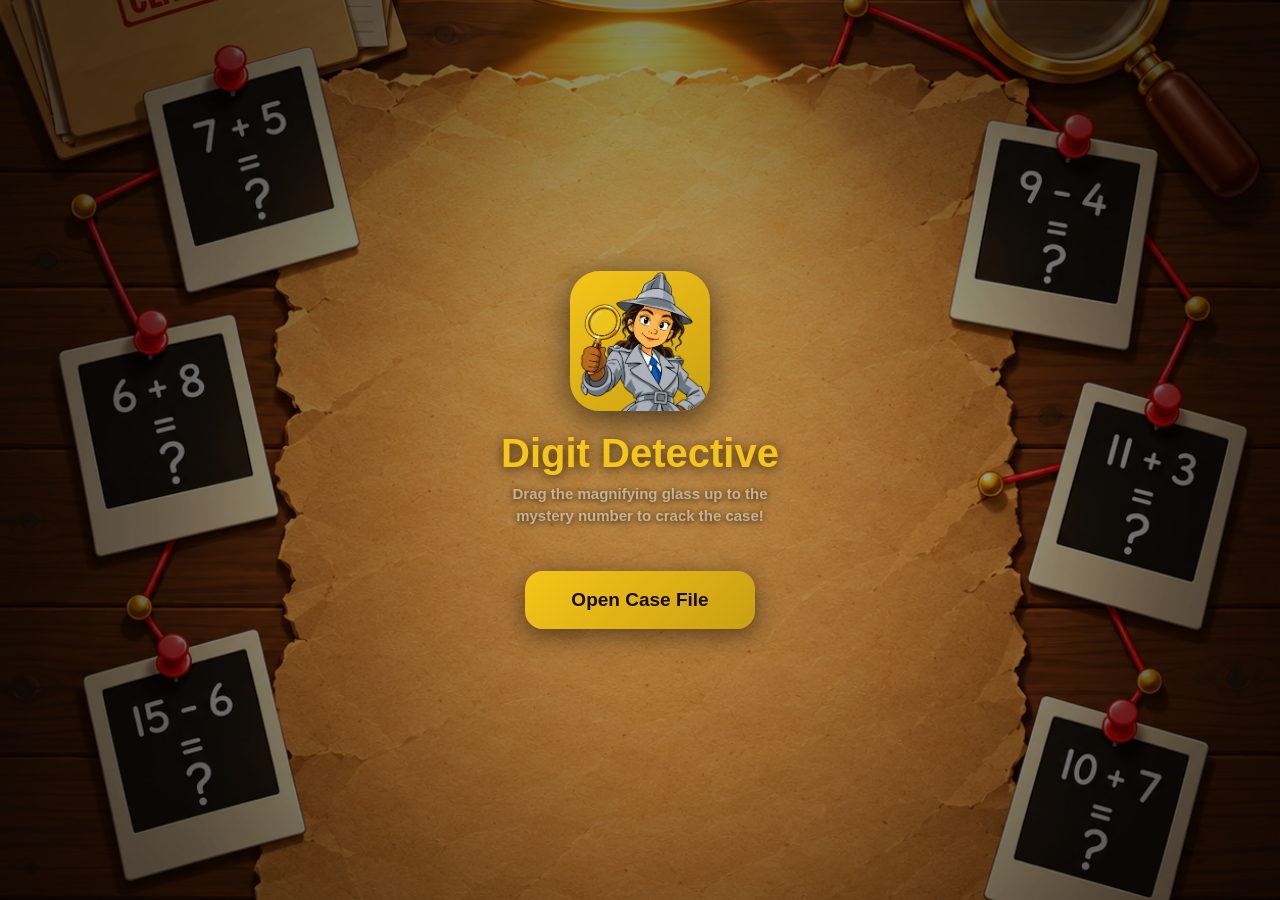
<file: detective.html>
<!doctype html>
<html lang="en">
<head>
  <meta charset="utf-8" />
  <meta name="viewport" content="width=device-width, initial-scale=1, minimum-scale=1, maximum-scale=1, user-scalable=no, viewport-fit=cover" />
  <meta name="apple-mobile-web-app-capable" content="yes" />
  <meta name="apple-mobile-web-app-status-bar-style" content="black-translucent" />
  <meta name="theme-color" content="#120800" />
  <link rel="apple-touch-icon" href="rocket_book_logo.png?v=12" />
  <title>Digit Detective</title>
  <style>
    :root {
      --bg:    #120800;
      --gold:  #f5c518;
      --gold2: #c9a012;
      --text:  #f5ead8;
      --muted: rgba(245,234,216,0.60);
      --ok:    #22c55e;
      --bad:   #ef4444;
    }

    * { box-sizing: border-box; margin: 0; padding: 0; -webkit-tap-highlight-color: transparent; }

    html, body {
      width: 100%; height: 100dvh; overflow: hidden;
      font-family: -apple-system, BlinkMacSystemFont, 'SF Pro Display', 'Helvetica Neue', Arial, sans-serif;
      background: var(--bg);
      color: var(--text);
      -webkit-font-smoothing: antialiased;
      -webkit-user-select: none; user-select: none;
    }

    /* ── Full-screen background ──────────────────────── */
    #bgLayer {
      position: fixed; inset: 0; z-index: 0;
      background: var(--bg);
    }
    #bgLayer img {
      width: 100%; height: 100%;
      object-fit: cover; object-position: center center;
      opacity: 0.75; display: block;
    }

    /* ── Screens ────────────────────────────────────── */
    .screen {
      display: none; flex-direction: column; align-items: center;
      position: absolute; inset: 0; z-index: 10;
    }
    .screen.active { display: flex; }

    /* ── Back button ────────────────────────────────── */
    .back-btn {
      position: absolute;
      top: max(14px, env(safe-area-inset-top));
      left: 14px;
      background: rgba(245,197,24,0.13);
      border: 1px solid rgba(245,197,24,0.28);
      border-radius: 50px; padding: 7px 14px 7px 10px;
      color: var(--muted); font-size: 14px; font-weight: 700;
      cursor: pointer; font-family: inherit;
      display: flex; align-items: center; gap: 6px; z-index: 20;
    }
    .back-btn:active { background: rgba(245,197,24,0.24); }

    /* ── Mute button ────────────────────────────────── */
    #muteBtn {
      position: absolute;
      top: max(14px, env(safe-area-inset-top));
      right: 14px;
      background: rgba(245,197,24,0.13);
      border: 1px solid rgba(245,197,24,0.28);
      border-radius: 50%; width: 36px; height: 36px;
      font-size: 16px; cursor: pointer; font-family: inherit;
      display: flex; align-items: center; justify-content: center;
      z-index: 20;
    }
    #muteBtn:active { background: rgba(245,197,24,0.24); }

    /* ═══ HOME ═══════════════════════════════════════ */
    #screenHome { justify-content: center; }
    .home-badge {
      width: 140px; height: 140px; border-radius: 30px;
      background: linear-gradient(145deg, #f5c518, #c9a012);
      display: flex; align-items: center; justify-content: center;
      overflow: hidden; margin-bottom: 20px; padding: 0;
      box-shadow: 0 8px 32px rgba(0,0,0,0.60);
    }
    .home-badge img { width: 100%; height: 100%; object-fit: cover; display: block; }
    .ari-finish { width: min(200px, 50vw); height: auto; display: block; margin: 0 auto 6px; filter: drop-shadow(0 8px 24px rgba(0,0,0,0.55)); }
    .home-title { font-size: clamp(30px,8vw,40px); font-weight: 900; text-align: center; line-height: 1.1; margin-bottom: 8px; color: var(--gold); text-shadow: 0 2px 12px rgba(0,0,0,0.70); }
    .home-sub   { font-size: 15px; color: var(--muted); font-weight: 600; text-align: center; margin-bottom: 44px; line-height: 1.45; max-width: 270px; text-shadow: 0 1px 6px rgba(0,0,0,0.80); }
    .start-btn  {
      background: linear-gradient(135deg, #f5c518, #c9a012);
      color: #160c04; border: none; border-radius: 18px;
      padding: 18px 46px; font-size: 19px; font-weight: 900;
      font-family: inherit; cursor: pointer;
      box-shadow: 0 6px 24px rgba(0,0,0,0.50);
    }
    .start-btn:active { transform: scale(0.96); }

    /* ═══ GAME SCREEN ════════════════════════════════ */
    #screenGame {
      justify-content: flex-start; align-items: center;
      padding-top:   max(calc(env(safe-area-inset-top) + 54px), 68px);
      padding-left:  max(20px, env(safe-area-inset-left));
      padding-right: max(20px, env(safe-area-inset-right));
      padding-bottom: max(calc(env(safe-area-inset-bottom) + 90px), 100px);
      gap: 8px;
    }

    .prog-row { display: flex; gap: 5px; flex-wrap: wrap; justify-content: center; }
    .prog-dot { width: 9px; height: 9px; border-radius: 50%; background: rgba(245,197,24,0.20); transition: background 0.2s; }
    .prog-dot.done-ok  { background: var(--ok); }
    .prog-dot.done-bad { background: rgba(239,68,68,0.60); }
    .prog-dot.current  { background: var(--gold); }

    .case-label { font-size: 11px; font-weight: 800; letter-spacing: 0.12em; color: var(--gold); text-transform: uppercase; opacity: 0.9; text-shadow: 0 1px 6px rgba(0,0,0,0.80); }

    /* ── Case file card ─────────────────────────────── */
    .case-card {
      width: 100%; max-width: 300px;
      background: transparent;
      border: none;
      border-radius: 20px; padding: 22px 18px 18px;
      transition: filter 0.25s;
      flex-shrink: 0;
    }
    .case-card.glow-snap {
      filter: drop-shadow(0 0 14px rgba(245,197,24,0.55));
    }
    .card-case-label {
      font-size: 10px; font-weight: 900; letter-spacing: 0.14em;
      color: var(--gold); text-transform: uppercase;
      text-align: center; margin-bottom: 12px; opacity: 0.9;
      text-shadow: 0 1px 6px rgba(0,0,0,0.80);
    }

    /* ── Vertical equation ──────────────────────────── */
    .v-eq { display: flex; flex-direction: column; align-items: center; gap: 0; width: 100%; }
    .v-row { display: flex; align-items: center; width: min(190px, 94%); min-height: clamp(66px, 15vw, 84px); }
    .v-op  { font-size: clamp(26px, 7vw, 38px); font-weight: 500; color: rgba(245,234,216,0.72); width: 38px; text-align: center; flex-shrink: 0; }
    .v-num { font-size: clamp(52px, 13vw, 70px); font-weight: 900; color: #f5ead8; flex: 1; text-align: center; line-height: 1; text-shadow: 0 2px 10px rgba(0,0,0,0.90); }
    .v-line { width: min(190px, 94%); height: 3px; background: rgba(245,234,216,0.45); border-radius: 2px; margin: 3px 0 1px; }

    /* Sum row */
    #rowSum { min-height: clamp(66px, 15vw, 84px); }
    #vSum { position: relative; display: flex; align-items: center; justify-content: center; }

    #fpImg {
      position: absolute; left: 50%; transform: translateX(-50%);
      height: 0.82em; width: auto;
      object-fit: contain;
    }
    #blankVal {
      opacity: 0; transition: opacity 0.28s;
      position: relative; z-index: 1; line-height: 1;
    }
    #blankVal.show { opacity: 1; }

    /* Hints */
    .drag-hint {
      font-size: 14px; color: rgba(245,197,24,0.90); font-weight: 700;
      letter-spacing: 0.04em; text-align: center;
      animation: hintFade 2s ease-in-out infinite;
      min-height: 20px; text-shadow: 0 1px 6px rgba(0,0,0,0.80);
    }
    @keyframes hintFade { 0%,100%{opacity:0.9;} 50%{opacity:0.22;} }

    .feedback-msg {
      font-size: 16px; font-weight: 800; text-align: center;
      min-height: 24px; letter-spacing: 0.02em;
      text-shadow: 0 1px 6px rgba(0,0,0,0.70);
    }
    .feedback-msg.ok  { color: var(--ok); }
    .feedback-msg.bad { color: var(--bad); }

    @keyframes flashOk  { 0%,100%{filter:none;} 50%{filter:drop-shadow(0 0 24px rgba(34,197,94,0.90));} }
    @keyframes flashBad { 0%,100%{filter:none;} 30%,70%{filter:drop-shadow(0 0 24px rgba(239,68,68,0.90));} }
    .case-card.flash-ok  { animation: flashOk  0.45s ease; }
    .case-card.flash-bad { animation: flashBad 0.40s ease; }

    /* Submit */
    #submitBtn {
      position: fixed;
      left: 50%; transform: translateX(-50%);
      bottom: max(calc(env(safe-area-inset-bottom) + 14px), 20px);
      background: linear-gradient(135deg, #f5c518, #c9a012);
      color: #160c04; border: none; border-radius: 16px;
      padding: 17px 36px; font-size: 17px; font-weight: 900;
      font-family: inherit; cursor: pointer; white-space: nowrap;
      box-shadow: 0 4px 20px rgba(0,0,0,0.55);
      opacity: 0.28; pointer-events: none;
      transition: opacity 0.22s; z-index: 250;
    }
    #submitBtn.active { opacity: 1; pointer-events: auto; }
    #submitBtn.active:active { transform: translateX(-50%) scale(0.97); }

    /* ═══ MAGNIFIER ══════════════════════════════════ */
    /* Just the gold-ring PNG — lens is transparent air, no overlay */
    #magnifier {
      position: fixed;
      /* Size to frame a single 2-digit number — snug around the answer */
      width: min(129px, 33vw);
      z-index: 200;
      touch-action: none;
      cursor: grab;
      overflow: visible; /* rotated handle extends beyond box */
    }
    #magnifier.dragging { cursor: grabbing; }

    #magImg {
      width: 100%; display: block;
      pointer-events: none;
      filter: drop-shadow(0 8px 22px rgba(0,0,0,0.80));
    }

    @keyframes magShake {
      0%,100%{transform:translateX(0);}
      20%{transform:translateX(-9px);}
      40%{transform:translateX(9px);}
      60%{transform:translateX(-5px);}
      80%{transform:translateX(5px);}
    }
    #magnifier.shake { animation: magShake 0.38s ease; }

    /* ═══ FINISH ═════════════════════════════════════ */
    #screenFinish {
      justify-content: flex-start;
      overflow-y: auto; -webkit-overflow-scrolling: touch;
      padding: max(calc(env(safe-area-inset-top) + 54px), 60px) max(16px, env(safe-area-inset-right)) max(calc(env(safe-area-inset-bottom) + 20px), 30px) max(16px, env(safe-area-inset-left));
      gap: 6px;
    }
    .finish-title { font-size: 28px; font-weight: 900; color: var(--gold); text-align: center; margin-bottom: 4px; text-shadow: 0 2px 12px rgba(0,0,0,0.70); }
    .case-report {
      width: 100%; max-width: 300px;
      background: rgba(18, 10, 2, 0.82);
      border: 1px dashed rgba(245, 197, 24, 0.38);
      border-radius: 12px;
      padding: 14px 16px;
      margin: 4px auto 14px;
      text-align: left;
    }
    .case-report-hdr {
      font-size: 10px; font-weight: 900; letter-spacing: 0.18em;
      color: var(--gold); text-transform: uppercase; text-align: center;
      padding-bottom: 8px; margin-bottom: 8px;
      border-bottom: 1px solid rgba(245, 197, 24, 0.25);
      opacity: 0.9;
    }
    .report-row {
      display: flex; justify-content: space-between; align-items: center;
      padding: 5px 0; font-size: 13px;
      border-bottom: 1px solid rgba(245, 234, 216, 0.07);
    }
    .report-row:last-child { border-bottom: none; }
    .report-eq  { color: var(--text); font-weight: 700; letter-spacing: 0.03em; }
    .report-ok  { color: #4ade80; font-weight: 700; font-size: 12px; }
    .report-ok2 { color: #fbbf24; font-weight: 700; font-size: 12px; }
    .replay-btn {
      background: linear-gradient(135deg, #f5c518, #c9a012);
      color: #160c04; border: none; border-radius: 16px;
      padding: 15px 40px; font-size: 17px; font-weight: 900;
      font-family: inherit; cursor: pointer; flex-shrink: 0;
      box-shadow: 0 4px 18px rgba(0,0,0,0.50);
    }
    .replay-btn:active { transform: scale(0.97); }

    /* ═══ LANDSCAPE ══════════════════════════════════ */
    @media (orientation: landscape) {
      #screenGame {
        padding-top:    max(calc(env(safe-area-inset-top) + 8px), 14px);
        padding-bottom: max(calc(env(safe-area-inset-bottom) + 68px), 76px);
        gap: 4px;
      }
      .case-card { padding: 8px 14px 8px; max-width: 340px; }
      .card-case-label { margin-bottom: 6px; }
      .v-row, #rowSum { min-height: clamp(46px, 10vh, 60px); width: min(155px, 94%); }
      .v-num  { font-size: clamp(36px, 8.5vh, 50px); }
      .v-op   { font-size: clamp(20px, 5vh, 28px); width: 30px; }
      .v-line { width: min(155px, 94%); margin: 2px 0 1px; }
      #submitBtn { padding: 12px 28px; bottom: max(calc(env(safe-area-inset-bottom) + 6px), 10px); }
    }
  </style>
</head>
<body>

<audio id="bgMusic" src="Digit_Detective_Beat.mp3" loop preload="auto"></audio>

<div id="bgLayer">
  <img src="Digit_Detective_Background_v2.png" alt="">
</div>

<!-- HOME -->
<div class="screen active" id="screenHome">
  <div class="home-badge"><img src="Ari_Detective.png" alt="Ari Detective"></div>
  <div class="home-title">Digit Detective</div>
  <div class="home-sub">Drag the magnifying glass up to the mystery number to crack the case!</div>
  <button class="start-btn" onclick="startGame()" type="button">Open Case File</button>
</div>

<!-- GAME -->
<div class="screen" id="screenGame">
  <button class="back-btn" onclick="goHome()" type="button">
    <svg width="8" height="14" viewBox="0 0 8 14" fill="none"><path d="M7 1L1 7L7 13" stroke="currentColor" stroke-width="2" stroke-linecap="round" stroke-linejoin="round"/></svg>
    Home
  </button>
  <button id="muteBtn" onclick="toggleMute()" type="button" title="Toggle music">🔊</button>

  <div class="prog-row" id="progRow"></div>
  <div class="case-label" id="caseLabel">Case #1 of 10</div>

  <div class="case-card" id="caseCard">
    <div class="card-case-label" id="cardCaseLabel">Case #1</div>
    <div class="v-eq">
      <div class="v-row">
        <div class="v-op"></div>
        <div class="v-num" id="vLeft">—</div>
      </div>
      <div class="v-row">
        <div class="v-op">+</div>
        <div class="v-num" id="vRight">—</div>
      </div>
      <div class="v-line"></div>
      <div class="v-row" id="rowSum">
        <div class="v-op"></div>
        <div class="v-num" id="vSum">
          <img src="Finger_Print_v2.png" id="fpImg" alt="?">
          <span id="blankVal"></span>
        </div>
      </div>
    </div>
  </div>

  <div class="drag-hint" id="dragHint">drag 🔍 up to the mystery number</div>
  <div class="feedback-msg" id="feedbackMsg">&nbsp;</div>
</div>

<!-- FINISH -->
<div class="screen" id="screenFinish">
  <button class="back-btn" onclick="goHome()" type="button">
    <svg width="8" height="14" viewBox="0 0 8 14" fill="none"><path d="M7 1L1 7L7 13" stroke="currentColor" stroke-width="2" stroke-linecap="round" stroke-linejoin="round"/></svg>
    Home
  </button>
  <img src="Ari_Detective.png" alt="" class="ari-finish">
  <div class="finish-title" id="finishTitle">Case Closed!</div>
  <div id="caseReport" class="case-report"></div>
  <button class="replay-btn" onclick="startGame()" type="button">New Case File</button>
</div>

<button id="submitBtn" style="display:none" onclick="submitAnswer()" type="button">
  🔍 Solve Case!
</button>

<!-- MAGNIFIER: just the PNG, no lens overlay -->
<div id="magnifier" style="display:none">
  <img id="magImg" src="Magnifying_Glass_v2.png" alt="" />
</div>

<script>
  try { screen.orientation.lock('portrait').catch(()=>{}); } catch(e) {}

  // ── Background music ──────────────────────────────────────────
  const bgMusic = document.getElementById('bgMusic');
  bgMusic.volume = 0.9;
  let muted = false;
  function toggleMute() {
    muted = !muted;
    bgMusic.muted = muted;
    document.getElementById('muteBtn').textContent = muted ? '🔇' : '🔊';
  }

  // ── Correct-answer chime (same Web Audio pattern as Fast & Fluent) ──
  const CHIME_SRC = 'chime.m4a';
  let _wac = null, _chimeBuf = null;
  function _initWac() {
    if (_wac) return;
    try { _wac = new (window.AudioContext || window.webkitAudioContext)(); _wac.resume().catch(() => {}); } catch(e) {}
  }
  async function _loadChime() {
    if (_chimeBuf || !_wac) return;
    try {
      const raw = await (await fetch(CHIME_SRC)).arrayBuffer();
      _chimeBuf = await _wac.decodeAudioData(raw);
    } catch(e) {}
  }
  const _chimeFb = Array.from({ length: 4 }, () => { const a = new Audio(CHIME_SRC); a.load(); return a; });
  let _chimeFbIdx = 0;
  function playChime() {
    if (_wac && _chimeBuf) {
      const src = _wac.createBufferSource();
      src.buffer = _chimeBuf; src.connect(_wac.destination); src.start(0);
    } else {
      const a = _chimeFb[_chimeFbIdx++ % _chimeFb.length];
      a.currentTime = 0; a.play().catch(() => {});
    }
  }
  document.addEventListener('pointerdown', () => { _initWac(); _loadChime(); }, { once: true });

  // ── Mechanical tick (Web Audio — no file, synthesised) ────────
  function playTick() {
    if (!_wac) return;
    const sr = _wac.sampleRate;
    const buf = _wac.createBuffer(1, Math.floor(sr * 0.022), sr);
    const data = buf.getChannelData(0);
    for (let i = 0; i < data.length; i++) {
      const t = i / data.length;
      data[i] = (Math.random() * 2 - 1) * Math.pow(1 - t, 2.5) * 0.28;
    }
    const src = _wac.createBufferSource();
    const flt = _wac.createBiquadFilter();
    flt.type = 'bandpass'; flt.frequency.value = 1100; flt.Q.value = 2;
    src.buffer = buf; src.connect(flt); flt.connect(_wac.destination);
    src.start();
  }

  // ── Problems ──────────────────────────────────────────────────
  const ALL_PROBLEMS = [
    { total:11, left:5,  right:6  },
    { total:12, left:3,  right:9  },
    { total:12, left:7,  right:5  },
    { total:14, left:5,  right:9  },
    { total:14, left:8,  right:6  },
    { total:15, left:5,  right:10 },
    { total:16, left:7,  right:9  },
    { total:17, left:8,  right:9  },
    { total:18, left:8,  right:10 },
    { total:18, left:9,  right:9  },
  ];
  function shuffle(arr) {
    const a = [...arr];
    for (let i = a.length - 1; i > 0; i--) { const j = Math.floor(Math.random() * (i + 1)); [a[i], a[j]] = [a[j], a[i]]; }
    return a;
  }

  // ── DOM refs ──────────────────────────────────────────────────
  const magnifier  = document.getElementById('magnifier');
  const magImg     = document.getElementById('magImg');
  const caseCard   = document.getElementById('caseCard');
  const dragHint   = document.getElementById('dragHint');
  const feedbackMsg= document.getElementById('feedbackMsg');
  const submitBtn  = document.getElementById('submitBtn');
  const fpImg      = document.getElementById('fpImg');
  const blankVal   = document.getElementById('blankVal');
  const vSum       = document.getElementById('vSum');

  // ── Magnifier geometry ────────────────────────────────────────
  // Always fresh — no cached values so resize never leaves stale geometry.
  // Lens is at (50%, 33.5%) of the PNG; image is rotate(-45deg) CCW.
  function getLensGeom() {
    const w = magnifier.offsetWidth;
    const h = magImg.offsetHeight;
    if (!w || !h) return { ox: 44, oy: 57 };
    // v2 PNG: handle already at lower-right, no rotation needed.
    // Lens ring center at ~39% x, 44% y of the image.
    return { ox: w * 0.39, oy: h * 0.44 };
  }

  magImg.addEventListener('load', () => { if (gameActive) positionMagHome(false); });
  window.addEventListener('resize', () => { if (gameActive) positionMagHome(false); });

  // ── Magnifier position ────────────────────────────────────────
  let magCX = 0, magCY = 0, gameActive = false;

  function setMagPos(lx, ly, animate) {
    const g = getLensGeom();
    magCX = lx; magCY = ly;
    magnifier.style.transition = animate
      ? 'left 0.38s cubic-bezier(0.34,1.56,0.64,1), top 0.38s cubic-bezier(0.34,1.56,0.64,1)'
      : 'none';
    magnifier.style.left = (lx - g.ox) + 'px';
    magnifier.style.top  = (ly - g.oy) + 'px';
  }

  function positionMagHome(animate) {
    // Double rAF: ensures browser has reflowed before measuring positions
    requestAnimationFrame(() => requestAnimationFrame(() => {
      const fp = getBlankCenter();
      const gap = window.innerHeight < 520 ? 90 : 150;
      const lx = fp ? fp.x : window.innerWidth / 2;
      const ly = fp && fp.y > 80 ? fp.y + gap : window.innerHeight * 0.80;
      setMagPos(lx, ly, animate);
    }));
  }

  // ── State machine ─────────────────────────────────────────────
  let state = 'idle', dragOffX = 0, dragOffY = 0, pickerReady = false;

  // ── Silent picker ─────────────────────────────────────────────
  // No visual — just tracks a value and writes to #blankVal on the card
  // ITEM_H = 80: requires 80px of drag per number step (less sensitive)
  const ITEM_H = 80, MIN_V = 0, MAX_V = 20, CENTER_OFF = 53;
  let pickerVal = 5, pickerOff = 0;
  let pickStartY = 0, pickStartOff = 0, pickVel = 0, pickLastY = 0, pickLastT = 0;

  function offsetForVal(v) { return CENTER_OFF - v * ITEM_H; }
  function valForOffset(o) { return Math.round((CENTER_OFF - o) / ITEM_H); }
  function clampOff(o)     { return Math.max(offsetForVal(MAX_V), Math.min(offsetForVal(MIN_V), o)); }

  function applyPickerOffset(o) {
    o = clampOff(o);
    pickerOff = o;
    const v = Math.max(MIN_V, Math.min(MAX_V, valForOffset(o)));
    if (v !== pickerVal) { playTick(); }
    pickerVal = v;
    blankVal.textContent = v;
    if (!pickerReady) { pickerReady = true; submitBtn.classList.add('active'); }
  }

  // ── Fingerprint proximity fade ────────────────────────────────
  const FP_FADE_START = 200, FP_FADE_END = 50;
  function setFpOpacity(dist, withTransition) {
    const op = dist >= FP_FADE_START ? 1
      : dist <= FP_FADE_END ? 0
      : (dist - FP_FADE_END) / (FP_FADE_START - FP_FADE_END);
    fpImg.style.transition = withTransition ? 'opacity 0.30s' : 'none';
    fpImg.style.opacity = op.toFixed(3);
  }

  // ── Blank center ──────────────────────────────────────────────
  function getBlankCenter() {
    const r = fpImg.getBoundingClientRect();
    return { x: r.left + r.width / 2, y: r.top + r.height / 2 };
  }

  // ── Snap / unsnap ─────────────────────────────────────────────
  const SNAP_DIST = 130;

  function snapMagnifier(bc) {
    setMagPos(bc.x, bc.y, true);
    state = 'snapped';
    pickerReady = false;
    blankVal.textContent = '?';
    setTimeout(() => {
      setFpOpacity(0, true);
      blankVal.classList.add('show');
      dragHint.style.display = 'none';
      // submitBtn activates only after user selects a value
    }, 240);
  }

  function unsnap(animate) {
    state = 'idle';
    pickerReady = false;
    blankVal.textContent = '?';
    setFpOpacity(9999, true);
    blankVal.classList.remove('show');
    dragHint.style.display = '';
    submitBtn.classList.remove('active');
    positionMagHome(animate);
  }

  // ── Pointer events ────────────────────────────────────────────
  magnifier.addEventListener('pointerdown', e => {
    e.preventDefault();
    _initWac();
    if (_wac && _wac.state === 'suspended') _wac.resume().catch(() => {});
    magnifier.setPointerCapture(e.pointerId);
    if (state === 'snapped' || state === 'picking') {
      state = 'picking';
      pickStartY = e.clientY; pickStartOff = pickerOff;
      pickVel = 0; pickLastY = e.clientY; pickLastT = Date.now();
    } else if (state === 'idle') {
      // Read the actual rendered position to handle mid-animation grabs
      const g = getLensGeom();
      const rect = magnifier.getBoundingClientRect();
      const lx = rect.left + g.ox;
      const ly = rect.top  + g.oy;
      magCX = lx; magCY = ly;
      magnifier.style.transition = 'none';
      state = 'dragging';
      magnifier.classList.add('dragging');
      dragOffX = e.clientX - lx;
      dragOffY = e.clientY - ly;
    }
  });

  magnifier.addEventListener('pointermove', e => {
    if (state === 'dragging') {
      const cx = e.clientX - dragOffX, cy = e.clientY - dragOffY;
      setMagPos(cx, cy, false);
      const bc = getBlankCenter();
      if (bc) {
        const dist = Math.hypot(cx - bc.x, cy - bc.y);
        caseCard.classList.toggle('glow-snap', dist < SNAP_DIST + 50);
        setFpOpacity(dist, false);
      }
    } else if (state === 'picking') {
      const dy = e.clientY - pickStartY;
      applyPickerOffset(pickStartOff + dy);
      const now = Date.now(), dt = now - pickLastT;
      if (dt > 0) pickVel = (e.clientY - pickLastY) / dt;
      pickLastY = e.clientY; pickLastT = now;
    }
  });

  magnifier.addEventListener('pointerup', e => {
    if (state === 'dragging') {
      magnifier.classList.remove('dragging');
      caseCard.classList.remove('glow-snap');
      const bc = getBlankCenter();
      if (bc && Math.hypot(magCX - bc.x, magCY - bc.y) < SNAP_DIST) { snapMagnifier(bc); return; }
      state = 'idle';
      setFpOpacity(9999, true);
      positionMagHome(true);
    } else if (state === 'picking') {
      const projected = pickerOff + pickVel * 140;
      const v = Math.max(MIN_V, Math.min(MAX_V, Math.round((CENTER_OFF - projected) / ITEM_H)));
      applyPickerOffset(offsetForVal(v));
      state = 'snapped';
    }
  });

  magnifier.addEventListener('wheel', e => {
    if (state !== 'snapped' && state !== 'picking') return;
    e.preventDefault();
    applyPickerOffset(offsetForVal(Math.max(MIN_V, Math.min(MAX_V, pickerVal + (e.deltaY > 0 ? 1 : -1)))));
  }, { passive: false });

  document.addEventListener('keydown', e => {
    if (state !== 'snapped' && state !== 'picking') return;
    if (e.key === 'ArrowUp') {
      e.preventDefault();
      applyPickerOffset(offsetForVal(Math.min(MAX_V, pickerVal + 1)));
    } else if (e.key === 'ArrowDown') {
      e.preventDefault();
      applyPickerOffset(offsetForVal(Math.max(MIN_V, pickerVal - 1)));
    } else if ((e.key === 'Enter' || e.key === ' ') && pickerReady) {
      e.preventDefault();
      submitAnswer();
    }
  });

  // ── Screen management ─────────────────────────────────────────
  function showScreen(id) {
    document.querySelectorAll('.screen').forEach(s => s.classList.remove('active'));
    document.getElementById(id).classList.add('active');
    const onGame = (id === 'screenGame');
    magnifier.style.display = onGame ? 'block' : 'none';
    submitBtn.style.display  = onGame ? '' : 'none';
    gameActive = onGame;
    if (onGame) {
      positionMagHome(false);
      bgMusic.play().catch(() => {});
    } else {
      bgMusic.pause(); bgMusic.currentTime = 0;
    }
  }

  function goHome() { showScreen('screenHome'); }

  // ── Game logic ────────────────────────────────────────────────
  let liveQueue = [], TOTAL_UNIQUE = 0;
  let solved = new Set(), probStats = {};

  function startGame() {
    const shuffled = shuffle(ALL_PROBLEMS);
    liveQueue = shuffled.map((p, i) => ({ ...p, pid: i, attempts: 0 }));
    TOTAL_UNIQUE = liveQueue.length;
    solved = new Set(); probStats = {};
    for (let i = 0; i < TOTAL_UNIQUE; i++) {
      probStats[i] = { firstTryCorrect: null, attempts: 0, problem: liveQueue[i] };
    }
    buildProgRow(); loadProblem();
    showScreen('screenGame');
  }

  function buildProgRow() {
    const row = document.getElementById('progRow');
    row.innerHTML = '';
    for (let i = 0; i < TOTAL_UNIQUE; i++) {
      const d = document.createElement('div');
      d.className = 'prog-dot'; d.id = 'pdot' + i;
      row.appendChild(d);
    }
    updateProgRow();
  }

  function updateProgRow() {
    const currentPid = liveQueue.length > 0 ? liveQueue[0].pid : -1;
    for (let i = 0; i < TOTAL_UNIQUE; i++) {
      const d = document.getElementById('pdot' + i); if (!d) continue;
      d.className = 'prog-dot'
        + (solved.has(i) ? ' done-ok' : i === currentPid ? ' current' : '');
    }
  }

  function loadProblem() {
    const p = liveQueue[0];
    const caseNum = solved.size + 1;
    document.getElementById('caseLabel').textContent    = 'Case #' + caseNum + ' of ' + TOTAL_UNIQUE;
    document.getElementById('cardCaseLabel').textContent = 'Case #' + caseNum;
    document.getElementById('vLeft').textContent  = p.left;
    document.getElementById('vRight').textContent = p.right;
    feedbackMsg.innerHTML = '&nbsp;'; feedbackMsg.className = 'feedback-msg';
    dragHint.style.display = '';
    pickerOff = offsetForVal(10); pickerVal = 10; blankVal.textContent = '?';
    updateProgRow();
    unsnap(false);
  }

  function submitAnswer() {
    if (state !== 'snapped' && state !== 'picking') return;
    const slot = liveQueue[0];
    slot.attempts++;
    if (pickerVal === slot.total) {
      playChime();
      if (probStats[slot.pid].firstTryCorrect === null) {
        probStats[slot.pid].firstTryCorrect = slot.attempts === 1;
      }
      probStats[slot.pid].attempts = slot.attempts;
      solved.add(slot.pid);
      liveQueue.shift();
      caseCard.classList.remove('flash-bad'); void caseCard.offsetWidth;
      caseCard.classList.add('flash-ok');
      feedbackMsg.textContent = 'GO GO GADGET! 🎉'; feedbackMsg.className = 'feedback-msg ok';
      updateProgRow();
      submitBtn.classList.remove('active');
      state = 'idle'; pickerReady = false;
      positionMagHome(true);
      setTimeout(() => {
        caseCard.classList.remove('flash-ok');
        if (solved.size >= TOTAL_UNIQUE) showFinish(); else loadProblem();
      }, 1500);
    } else {
      if (probStats[slot.pid].firstTryCorrect === null) {
        probStats[slot.pid].firstTryCorrect = false;
      }
      caseCard.classList.remove('flash-ok'); void caseCard.offsetWidth;
      caseCard.classList.add('flash-bad');
      magnifier.classList.remove('shake'); void magnifier.offsetWidth;
      magnifier.classList.add('shake');
      feedbackMsg.textContent = 'Not quite, Detective! Back to the case files... 🔍';
      feedbackMsg.className = 'feedback-msg bad';
      submitBtn.classList.remove('active');
      state = 'idle'; pickerReady = false;
      positionMagHome(true);
      liveQueue.shift();
      const insertPos = Math.min(Math.floor(Math.random() * 3) + 2, liveQueue.length);
      liveQueue.splice(insertPos, 0, slot);
      setTimeout(() => {
        caseCard.classList.remove('flash-bad');
        magnifier.classList.remove('shake');
        loadProblem();
      }, 1300);
    }
  }

  function showFinish() {
    const firstTryCount = Object.values(probStats).filter(s => s.firstTryCorrect === true).length;
    const pct = Math.round((firstTryCount / TOTAL_UNIQUE) * 100);
    document.getElementById('finishTitle').textContent =
      pct === 100 ? 'Case Closed! 🕵️' : pct >= 70 ? 'Good Work, Detective!' : 'Keep Investigating!';

    let html = '<div class="case-report-hdr">📁 Case File Report</div>';
    html += '<div style="color:var(--muted);font-size:12px;font-weight:600;text-align:center;margin-bottom:10px">'
          + firstTryCount + ' / ' + TOTAL_UNIQUE + ' cracked on first try</div>';
    for (let i = 0; i < TOTAL_UNIQUE; i++) {
      const s = probStats[i];
      const p = s.problem;
      const eq = p.left + ' + ' + p.right + ' = ' + p.total;
      if (s.firstTryCorrect === true) {
        html += '<div class="report-row"><span class="report-eq">' + eq + '</span>'
              + '<span class="report-ok">✓ First try</span></div>';
      } else {
        html += '<div class="report-row"><span class="report-eq">' + eq + '</span>'
              + '<span class="report-ok2">✓ ' + s.attempts + ' attempt' + (s.attempts !== 1 ? 's' : '') + '</span></div>';
      }
    }
    document.getElementById('caseReport').innerHTML = html;

    try {
      const rep = JSON.parse(localStorage.getItem('rocketBookReports') || '[]');
      rep.push({ game: 'Digit Detective', correct: firstTryCount, total: TOTAL_UNIQUE, date: new Date().toISOString() });
      localStorage.setItem('rocketBookReports', JSON.stringify(rep.slice(-50)));
    } catch(e) {}

    showScreen('screenFinish');
  }
</script>
</body>
</html>
</file>
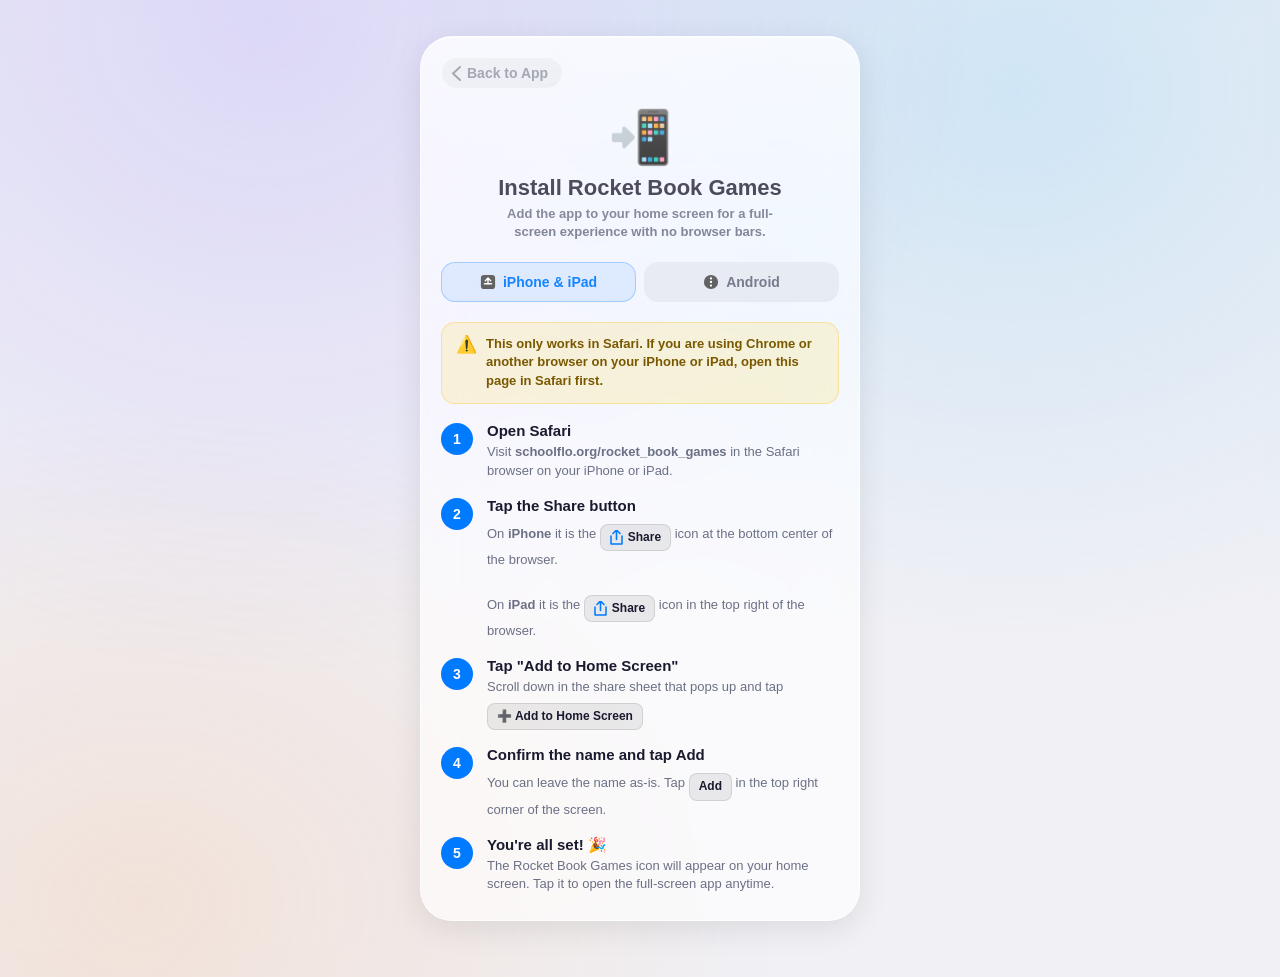
<file: install.html>
<!doctype html>
<html lang="en">
<head>
  <meta charset="utf-8" />
  <meta name="viewport" content="width=device-width, initial-scale=1, minimum-scale=1, maximum-scale=1, user-scalable=no, viewport-fit=cover" />
  <meta name="apple-mobile-web-app-capable" content="yes" />
  <meta name="apple-mobile-web-app-status-bar-style" content="default" />
  <meta name="color-scheme" content="light" />
  <meta name="theme-color" content="#f0f0f5" />
  <link rel="apple-touch-icon" href="rocket_book_logo.png?v=12" />
  <title>Install - Rocket Book Games</title>
  <style>
    :root {
      --bg:     #f0f0f5;
      --card:   rgba(255,255,255,0.64);
      --border: rgba(255,255,255,0.72);
      --text:   #1a1a2e;
      --muted:  #6b7085;
      --radius: 20px;
      --ios:    #007aff;
      --android:#34a853;
    }

    * { box-sizing: border-box; margin: 0; padding: 0; -webkit-tap-highlight-color: transparent; }

    html, body {
      width: 100%; min-height: 100dvh;
      font-family: -apple-system, BlinkMacSystemFont, 'SF Pro Display', 'Helvetica Neue', Arial, sans-serif;
      color: var(--text);
      -webkit-font-smoothing: antialiased;
      -webkit-user-select: none; user-select: none;
      background:
        radial-gradient(ellipse at 20%  0%,  rgba(147,130,255,0.22), transparent 50%),
        radial-gradient(ellipse at 80%  8%,  rgba(59,180,246,0.18),  transparent 45%),
        radial-gradient(ellipse at 10%  95%, rgba(251,146,60,0.15),  transparent 40%),
        var(--bg);
      display: flex; flex-direction: column; align-items: center;
      padding:
        max(18px, env(safe-area-inset-top))
        max(16px, env(safe-area-inset-right))
        max(28px, env(safe-area-inset-bottom))
        max(16px, env(safe-area-inset-left));
    }

    /* ── Card wrapper ─────────────────────────────────────────── */
    .card {
      width: min(100%, 440px);
      background: var(--card);
      backdrop-filter: blur(28px) saturate(1.6);
      -webkit-backdrop-filter: blur(28px) saturate(1.6);
      border-radius: 32px;
      box-shadow: 0 8px 32px rgba(0,0,0,0.09), inset 0 1px 0 rgba(255,255,255,0.9);
      border: 1px solid var(--border);
      padding: 20px 20px 26px;
      position: relative; overflow: hidden;
    }
    .card::before {
      content: ""; position: absolute; inset: 0; pointer-events: none; border-radius: 32px;
      background: linear-gradient(180deg, rgba(255,255,255,0.44) 0%, transparent 34%);
    }

    /* ── Back button ──────────────────────────────────────────── */
    .back-btn {
      display: flex; align-items: center; gap: 6px;
      background: rgba(0,0,0,0.055);
      border: 1px solid rgba(255,255,255,0.60);
      border-radius: 50px; padding: 7px 14px 7px 10px;
      color: var(--muted); font-size: 14px; font-weight: 700;
      cursor: pointer; font-family: inherit; margin-bottom: 18px;
      width: fit-content;
      transition: background 0.12s;
    }
    .back-btn:active { background: rgba(0,0,0,0.10); }

    /* ── Header ───────────────────────────────────────────────── */
    .header {
      display: flex; flex-direction: column; align-items: center;
      text-align: center; margin-bottom: 20px;
    }
    .header-icon { font-size: 52px; margin-bottom: 8px; }
    .header h1 { font-size: 22px; font-weight: 900; line-height: 1.1; margin-bottom: 5px; }
    .header p  { font-size: 13px; color: var(--muted); font-weight: 600; line-height: 1.4; max-width: 280px; }

    /* ── Platform tabs ────────────────────────────────────────── */
    .tab-row {
      display: flex; gap: 8px; margin-bottom: 20px;
    }
    .tab-btn {
      flex: 1; padding: 11px 8px;
      border-radius: 14px; border: 1.5px solid transparent;
      font-family: inherit; font-size: 14px; font-weight: 800;
      cursor: pointer; display: flex; align-items: center; justify-content: center; gap: 7px;
      transition: all 0.16s ease;
      background: rgba(0,0,0,0.05);
      color: var(--muted);
    }
    .tab-btn.active-ios {
      background: rgba(0,122,255,0.10);
      border-color: rgba(0,122,255,0.30);
      color: var(--ios);
    }
    .tab-btn.active-android {
      background: rgba(52,168,83,0.10);
      border-color: rgba(52,168,83,0.30);
      color: var(--android);
    }

    /* ── Panel ────────────────────────────────────────────────── */
    .panel { display: none; }
    .panel.active { display: block; }

    /* ── Steps ────────────────────────────────────────────────── */
    .step {
      display: flex; gap: 14px; align-items: flex-start;
      margin-bottom: 16px;
    }
    .step:last-child { margin-bottom: 0; }
    .step-num {
      width: 32px; height: 32px; border-radius: 50%;
      font-size: 14px; font-weight: 900; color: #fff;
      display: flex; align-items: center; justify-content: center;
      flex-shrink: 0; margin-top: 1px;
    }
    .ios-num    { background: var(--ios); }
    .android-num{ background: var(--android); }
    .step-body { flex: 1; min-width: 0; }
    .step-title { font-size: 15px; font-weight: 800; line-height: 1.2; margin-bottom: 3px; }
    .step-desc  { font-size: 13px; color: var(--muted); font-weight: 500; line-height: 1.45; }

    /* ── Visual hint chips ────────────────────────────────────── */
    .hint-chip {
      display: inline-flex; align-items: center; gap: 5px;
      background: rgba(0,0,0,0.07);
      border: 1px solid rgba(0,0,0,0.10);
      border-radius: 8px; padding: 4px 9px;
      font-size: 12px; font-weight: 700; color: var(--text);
      margin-top: 6px; vertical-align: middle;
    }

    /* ── Divider ──────────────────────────────────────────────── */
    .divider {
      height: 1px; background: rgba(0,0,0,0.07); margin: 18px 0;
    }

    /* ── Tip box ──────────────────────────────────────────────── */
    .tip-box {
      background: rgba(255,204,0,0.14);
      border: 1px solid rgba(255,180,0,0.28);
      border-radius: 14px; padding: 12px 14px;
      font-size: 13px; color: #7a5800;
      font-weight: 600; line-height: 1.45;
      display: flex; gap: 9px; align-items: flex-start;
    }
    .tip-icon { font-size: 17px; flex-shrink: 0; line-height: 1.2; }

    /* Share icon inline SVG helper */
    .icon-share, .icon-dots, .icon-plus {
      display: inline-block; vertical-align: middle;
      width: 16px; height: 16px;
    }
  </style>
</head>
<body>

  <div class="card">

    <!-- Back -->
    <button class="back-btn" onclick="window.location.href='index.html'" type="button">
      <svg width="9" height="15" viewBox="0 0 9 15" fill="none"><path d="M8 1L1 7.5L8 14" stroke="currentColor" stroke-width="2" stroke-linecap="round" stroke-linejoin="round"/></svg>
      Back to App
    </button>

    <!-- Header -->
    <div class="header">
      <div class="header-icon">&#x1F4F2;</div>
      <h1>Install Rocket Book Games</h1>
      <p>Add the app to your home screen for a full-screen experience with no browser bars.</p>
    </div>

    <!-- Platform tabs -->
    <div class="tab-row">
      <button class="tab-btn active-ios" id="tabIOS" onclick="showTab('ios')" type="button">
        <svg class="icon-share" viewBox="0 0 18 18" fill="none"><rect x="1" y="1" width="16" height="16" rx="3.5" fill="#555"/><path d="M9 11V5M6 7.5L9 4.5L12 7.5" stroke="white" stroke-width="1.6" stroke-linecap="round" stroke-linejoin="round"/><path d="M5 11h8" stroke="white" stroke-width="1.6" stroke-linecap="round"/></svg>
        iPhone &amp; iPad
      </button>
      <button class="tab-btn" id="tabAndroid" onclick="showTab('android')" type="button">
        <svg class="icon-share" viewBox="0 0 18 18" fill="none"><circle cx="9" cy="9" r="8" fill="#555"/><circle cx="9" cy="5" r="1.3" fill="white"/><circle cx="9" cy="9" r="1.3" fill="white"/><circle cx="9" cy="13" r="1.3" fill="white"/></svg>
        Android
      </button>
    </div>

    <!-- iOS panel -->
    <div class="panel active" id="panelIOS">

      <div class="tip-box" style="margin-bottom:18px">
        <span class="tip-icon">&#x26A0;&#xFE0F;</span>
        <span>This only works in <strong>Safari</strong>. If you are using Chrome or another browser on your iPhone or iPad, open this page in Safari first.</span>
      </div>

      <div class="step">
        <div class="step-num ios-num">1</div>
        <div class="step-body">
          <div class="step-title">Open Safari</div>
          <div class="step-desc">Visit <strong>schoolflo.org/rocket_book_games</strong> in the Safari browser on your iPhone or iPad.</div>
        </div>
      </div>

      <div class="step">
        <div class="step-num ios-num">2</div>
        <div class="step-body">
          <div class="step-title">Tap the Share button</div>
          <div class="step-desc">
            On <strong>iPhone</strong> it is the
            <span class="hint-chip">
              <svg width="13" height="15" viewBox="0 0 13 15" fill="none"><path d="M6.5 9.5V1M3 3.5L6.5 0L10 3.5" stroke="#007aff" stroke-width="1.6" stroke-linecap="round" stroke-linejoin="round"/><path d="M1 6v8h11V6" stroke="#007aff" stroke-width="1.5" stroke-linecap="round" stroke-linejoin="round"/></svg>
              Share
            </span>
            icon at the bottom center of the browser.<br><br>
            On <strong>iPad</strong> it is the
            <span class="hint-chip">
              <svg width="13" height="15" viewBox="0 0 13 15" fill="none"><path d="M6.5 9.5V1M3 3.5L6.5 0L10 3.5" stroke="#007aff" stroke-width="1.6" stroke-linecap="round" stroke-linejoin="round"/><path d="M1 6v8h11V6" stroke="#007aff" stroke-width="1.5" stroke-linecap="round" stroke-linejoin="round"/></svg>
              Share
            </span>
            icon in the top right of the browser.
          </div>
        </div>
      </div>

      <div class="step">
        <div class="step-num ios-num">3</div>
        <div class="step-body">
          <div class="step-title">Tap "Add to Home Screen"</div>
          <div class="step-desc">Scroll down in the share sheet that pops up and tap <span class="hint-chip">&#x2795; Add to Home Screen</span></div>
        </div>
      </div>

      <div class="step">
        <div class="step-num ios-num">4</div>
        <div class="step-body">
          <div class="step-title">Confirm the name and tap Add</div>
          <div class="step-desc">You can leave the name as-is. Tap <span class="hint-chip">Add</span> in the top right corner of the screen.</div>
        </div>
      </div>

      <div class="step">
        <div class="step-num ios-num">5</div>
        <div class="step-body">
          <div class="step-title">You're all set! &#x1F389;</div>
          <div class="step-desc">The Rocket Book Games icon will appear on your home screen. Tap it to open the full-screen app anytime.</div>
        </div>
      </div>

    </div>

    <!-- Android panel -->
    <div class="panel" id="panelAndroid">

      <div class="tip-box" style="margin-bottom:18px">
        <span class="tip-icon">&#x2139;&#xFE0F;</span>
        <span>These steps are for <strong>Chrome</strong>. If you are using a different browser the steps may look slightly different, but the option is usually in the browser menu.</span>
      </div>

      <div class="step">
        <div class="step-num android-num">1</div>
        <div class="step-body">
          <div class="step-title">Open Chrome</div>
          <div class="step-desc">Visit <strong>schoolflo.org/rocket_book_games</strong> in Google Chrome on your Android phone or tablet.</div>
        </div>
      </div>

      <div class="step">
        <div class="step-num android-num">2</div>
        <div class="step-body">
          <div class="step-title">Open the browser menu</div>
          <div class="step-desc">Tap the <span class="hint-chip"><svg class="icon-dots" viewBox="0 0 4 16" fill="none" style="width:4px;height:14px"><circle cx="2" cy="2" r="1.6" fill="#3c4043"/><circle cx="2" cy="8" r="1.6" fill="#3c4043"/><circle cx="2" cy="14" r="1.6" fill="#3c4043"/></svg> three-dot menu</span> in the top right corner of Chrome.</div>
        </div>
      </div>

      <div class="step">
        <div class="step-num android-num">3</div>
        <div class="step-body">
          <div class="step-title">Tap "Add to Home Screen"</div>
          <div class="step-desc">Look for <span class="hint-chip">Add to Home Screen</span> or <span class="hint-chip">Install App</span> in the menu. Either one works.</div>
        </div>
      </div>

      <div class="step">
        <div class="step-num android-num">4</div>
        <div class="step-body">
          <div class="step-title">Confirm</div>
          <div class="step-desc">Tap <span class="hint-chip">Add</span> or <span class="hint-chip">Install</span> on the prompt that appears.</div>
        </div>
      </div>

      <div class="step">
        <div class="step-num android-num">5</div>
        <div class="step-body">
          <div class="step-title">You're all set! &#x1F389;</div>
          <div class="step-desc">The Rocket Book Games icon will appear on your home screen. Tap it to open the full-screen app anytime.</div>
        </div>
      </div>

    </div>

  </div>

  <script>
    function showTab(platform) {
      document.getElementById('panelIOS').classList.toggle('active', platform === 'ios');
      document.getElementById('panelAndroid').classList.toggle('active', platform === 'android');
      document.getElementById('tabIOS').className     = 'tab-btn' + (platform === 'ios'     ? ' active-ios'     : '');
      document.getElementById('tabAndroid').className = 'tab-btn' + (platform === 'android' ? ' active-android' : '');
    }

    // Auto-detect platform and show the right tab
    var ua = navigator.userAgent.toLowerCase();
    if (/android/.test(ua)) showTab('android');
  </script>

</body>
</html>
</file>
